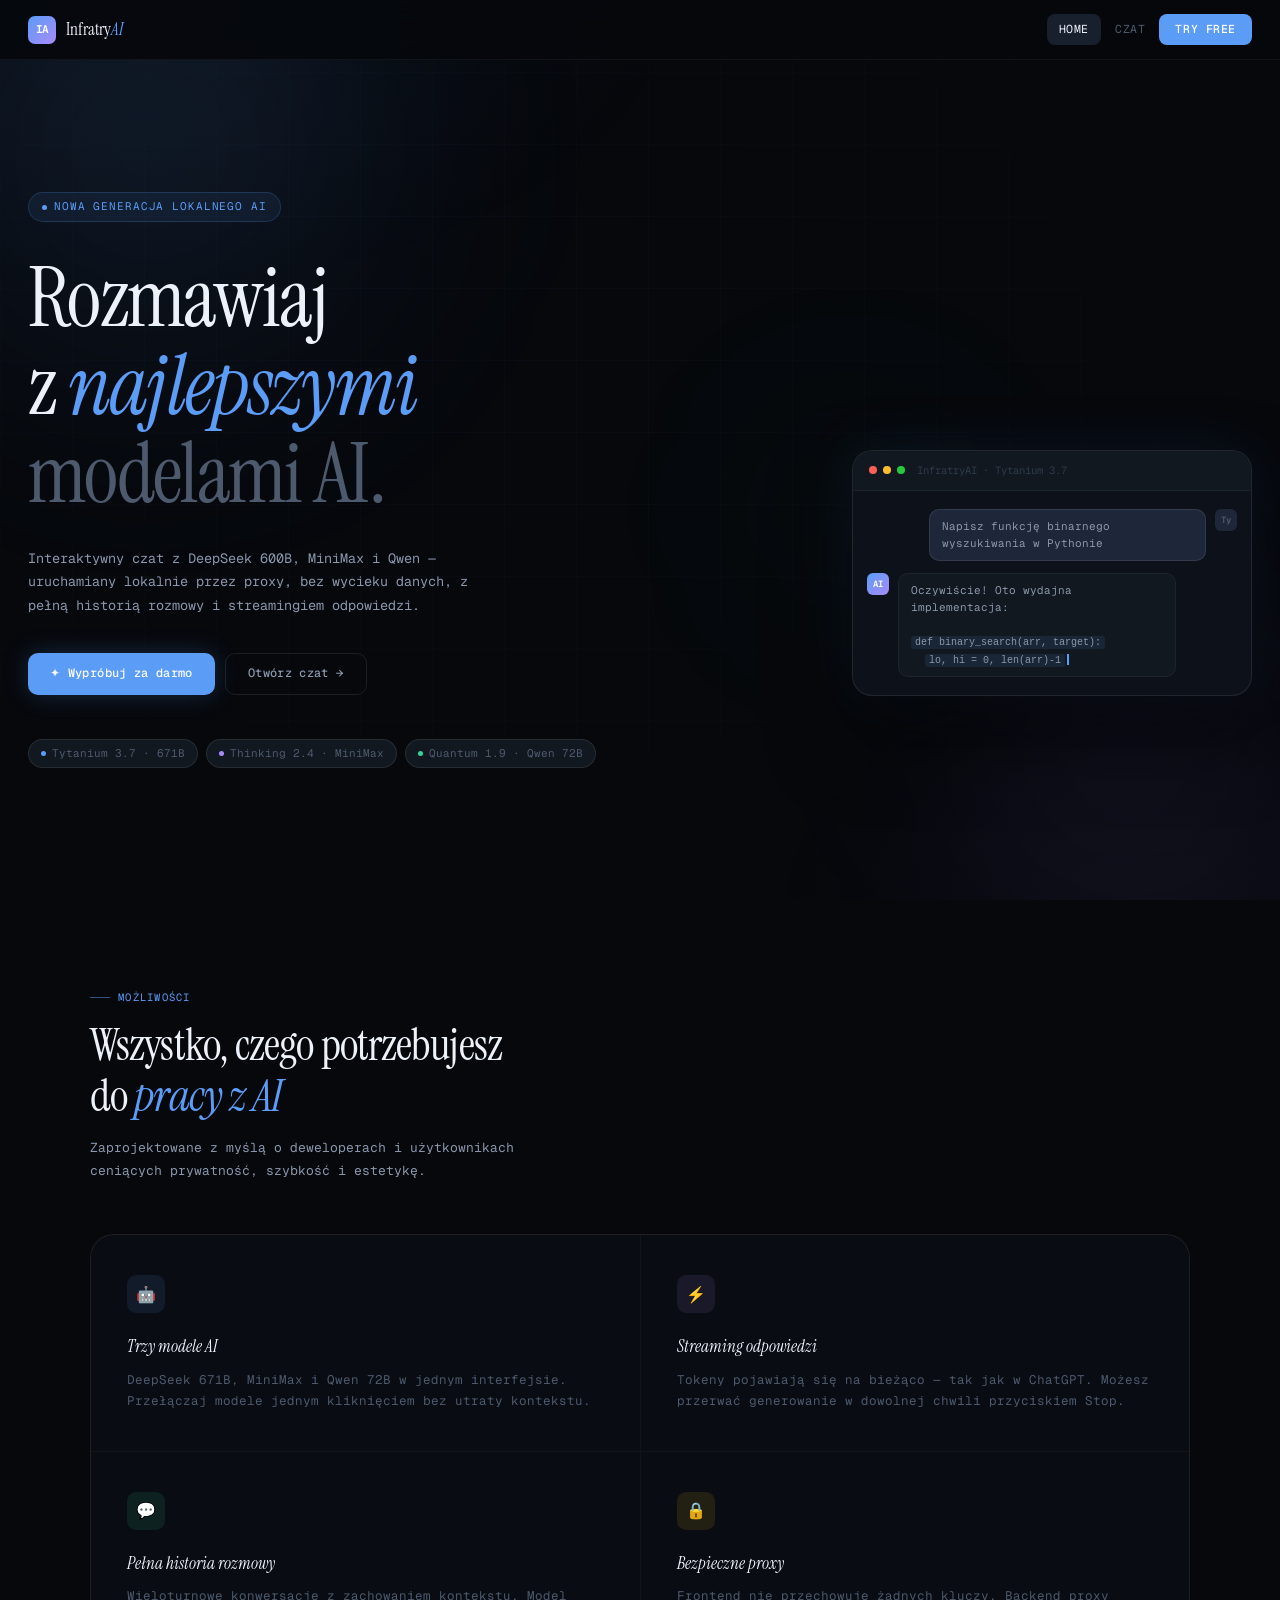
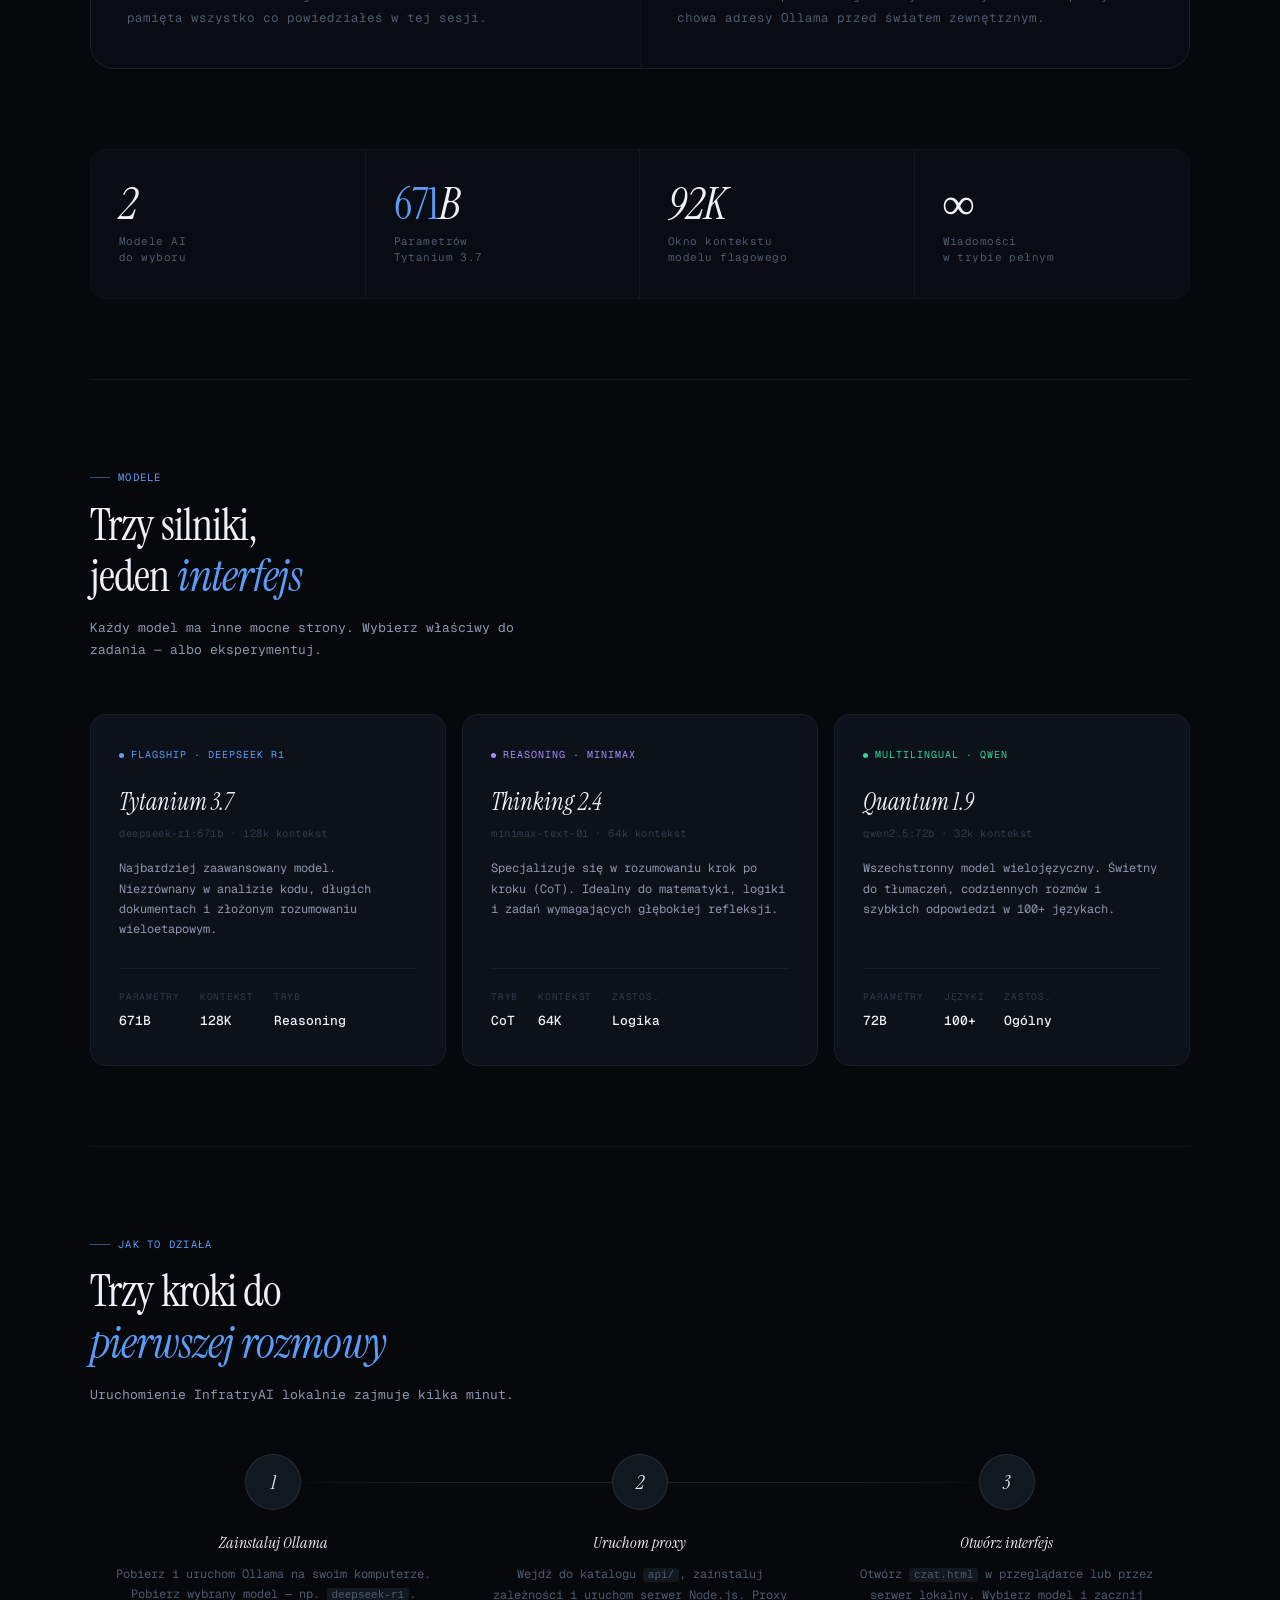
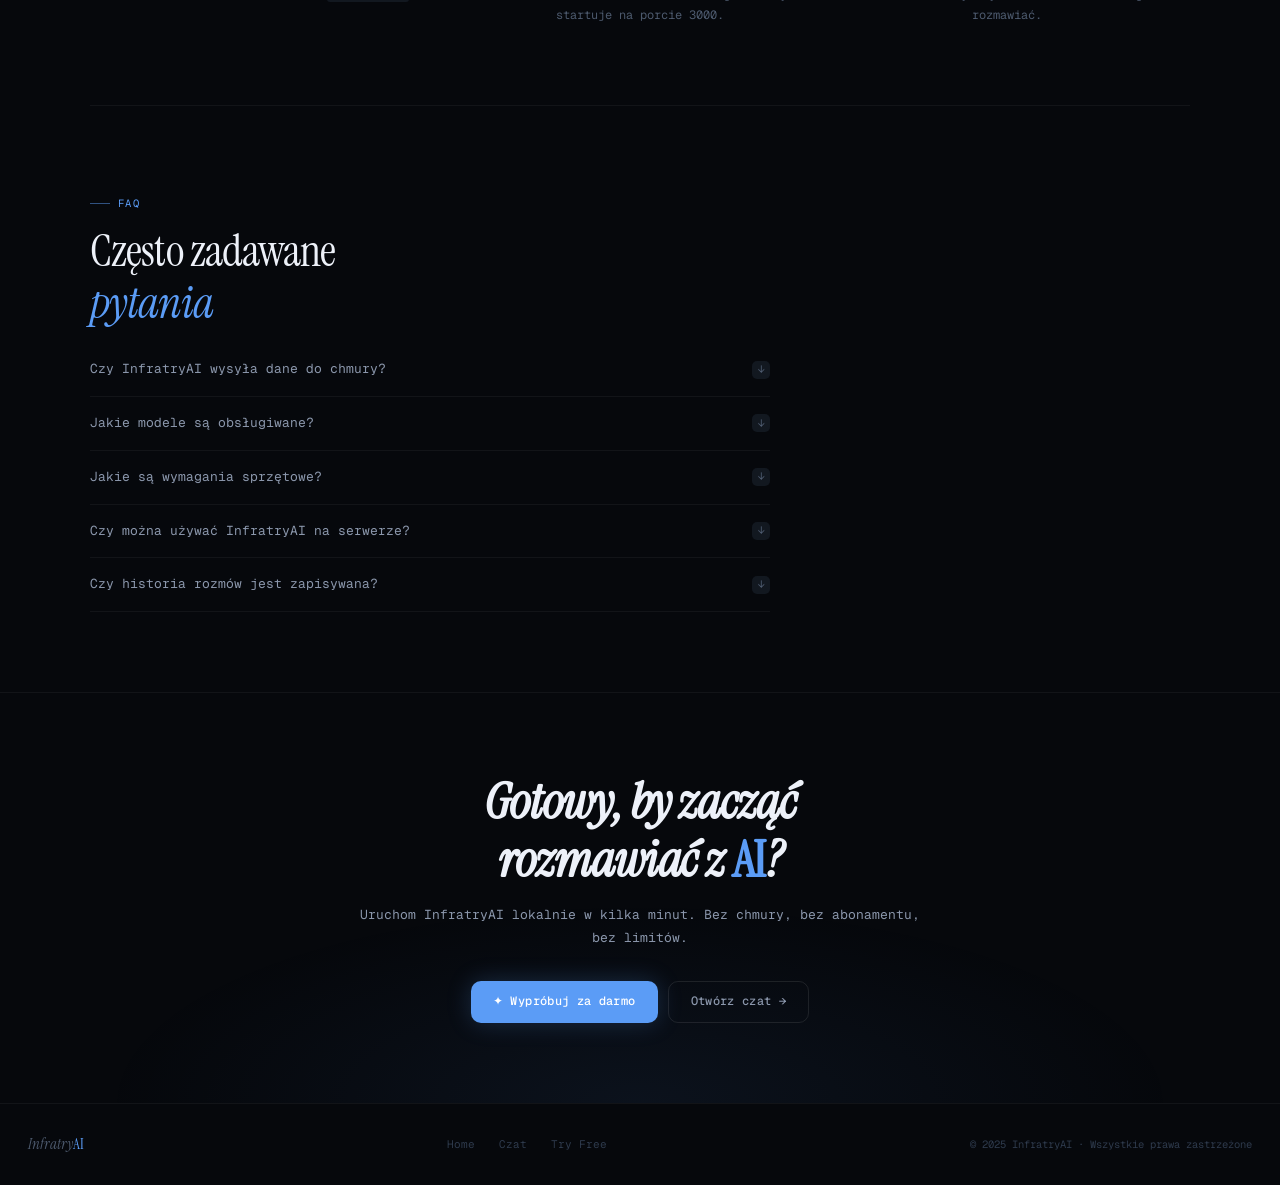
<file: files/index.html>
<!DOCTYPE html>
<html lang="pl">
<head>
<meta charset="UTF-8">
<meta name="viewport" content="width=device-width, initial-scale=1.0">
<title>InfratryAI — Rozmawiaj z najlepszymi modelami AI</title>
<meta name="description" content="Interaktywny czat AI z modelami DeepSeek 600B, MiniMax i Qwen.">
<link rel="preconnect" href="https://fonts.googleapis.com">
<link rel="preconnect" href="https://fonts.gstatic.com" crossorigin>
<link href="https://fonts.googleapis.com/css2?family=Instrument+Serif:ital@0;1&family=Geist+Mono:wght@300;400;500;600&display=swap" rel="stylesheet">
<style>
:root{
  --s0:#06080c;--s1:#090c12;--s2:#0d1119;--s3:#121820;--s4:#181f2d;--s5:#1e2739;--s6:#263147;
  --b1:rgba(255,255,255,0.05);--b2:rgba(255,255,255,0.09);--b3:rgba(255,255,255,0.14);
  --t1:#edf1f9;--t2:#8b97ac;--t3:#4d5a6e;--t4:#2e3a4c;
  --blue:#5b9cf6;--purple:#a78bfa;--teal:#34d399;--amber:#fbbf24;
  --serif:'Instrument Serif',Georgia,serif;
  --mono:'Geist Mono','SF Mono',Menlo,monospace;
  --nav-h:60px;--max:1100px;--r:10px;--r-lg:16px;--r-xl:24px;
}
*,*::before,*::after{box-sizing:border-box;margin:0;padding:0}
html{scroll-behavior:smooth}
body{font-family:var(--mono);background:var(--s0);color:var(--t1);line-height:1.6;overflow-x:hidden;-webkit-font-smoothing:antialiased}
body::before{content:'';position:fixed;inset:0;background:radial-gradient(ellipse 80% 60% at 10% 0%,rgba(91,156,246,.05) 0%,transparent 55%),radial-gradient(ellipse 60% 50% at 90% 100%,rgba(167,139,250,.04) 0%,transparent 50%);pointer-events:none;z-index:0}

/* NAV */
.nav{position:fixed;top:0;left:0;right:0;height:var(--nav-h);z-index:900;display:flex;align-items:center;justify-content:space-between;padding:0 28px;background:rgba(6,8,12,.92);backdrop-filter:blur(28px);border-bottom:1px solid var(--b1)}
.nav-brand{display:flex;align-items:center;gap:10px;text-decoration:none}
.nav-mark{width:28px;height:28px;background:linear-gradient(135deg,var(--blue),var(--purple));border-radius:7px;display:flex;align-items:center;justify-content:center;font-size:11px;font-weight:600;color:#fff;letter-spacing:-.5px}
.nav-wordmark{font-family:var(--serif);font-size:17px;color:var(--t1)}
.nav-wordmark em{font-style:italic;color:var(--blue)}
.nav-links{display:flex;align-items:center;gap:2px;list-style:none}
.nav-links a{display:block;padding:6px 12px;color:var(--t3);text-decoration:none;font-size:11.5px;letter-spacing:.05em;text-transform:uppercase;border-radius:8px;transition:all .2s}
.nav-links a:hover,.nav-links a.active{color:var(--t1);background:var(--s4)}
.nav-cta{background:var(--blue)!important;color:#fff!important;font-weight:500!important;padding:6px 16px!important}
.nav-cta:hover{background:#4a8fe8!important;transform:translateY(-1px)}
.hamburger{display:none;flex-direction:column;gap:5px;cursor:pointer;padding:6px;border-radius:6px}
.hamburger span{display:block;width:20px;height:1.5px;background:var(--t2);border-radius:2px;transition:all .25s}

/* HERO */
.hero{position:relative;min-height:100vh;display:flex;align-items:center;padding:calc(var(--nav-h) + 80px) 28px 80px;overflow:hidden;z-index:1}
.hero::before{content:'';position:absolute;inset:0;background-image:linear-gradient(rgba(91,156,246,.03) 1px,transparent 1px),linear-gradient(90deg,rgba(91,156,246,.03) 1px,transparent 1px);background-size:72px 72px;mask-image:radial-gradient(ellipse 75% 75% at 40% 40%,black 20%,transparent 100%);pointer-events:none}
.orb{position:absolute;border-radius:50%;filter:blur(100px);pointer-events:none}
.orb1{width:700px;height:700px;top:-200px;left:-200px;background:radial-gradient(circle,rgba(91,156,246,.13),transparent 65%);animation:drift 12s ease-in-out infinite}
.orb2{width:500px;height:500px;bottom:-100px;right:-100px;background:radial-gradient(circle,rgba(167,139,250,.09),transparent 65%);animation:drift 15s ease-in-out infinite reverse}
.orb3{width:300px;height:300px;top:40%;left:55%;background:radial-gradient(circle,rgba(52,211,153,.06),transparent 65%);animation:drift 9s ease-in-out infinite 3s}
@keyframes drift{0%,100%{transform:translate(0,0) scale(1)}33%{transform:translate(30px,-20px) scale(1.04)}66%{transform:translate(-20px,15px) scale(.97)}}
.hero-inner{position:relative;z-index:1;max-width:660px}
.pill{display:inline-flex;align-items:center;gap:7px;padding:5px 13px;background:rgba(91,156,246,.08);border:1px solid rgba(91,156,246,.2);border-radius:100px;font-size:11px;color:var(--blue);letter-spacing:.08em;text-transform:uppercase;margin-bottom:32px;animation:fadeup .7s ease both}
.pill-dot{width:5px;height:5px;border-radius:50%;background:var(--blue);animation:blink 2s ease-in-out infinite}
@keyframes blink{0%,100%{opacity:1}50%{opacity:.2}}
.hero-h1{font-family:var(--serif);font-size:clamp(3rem,6.5vw,5.5rem);font-weight:400;line-height:1.06;letter-spacing:-.02em;margin-bottom:28px;animation:fadeup .7s ease .1s both}
.hero-h1 em{font-style:italic;color:var(--blue)}
.hero-h1 .dim{color:var(--t3)}
.hero-desc{font-size:13.5px;color:var(--t2);max-width:440px;margin-bottom:36px;line-height:1.75;animation:fadeup .7s ease .2s both}
.hero-ctas{display:flex;gap:10px;flex-wrap:wrap;margin-bottom:44px;animation:fadeup .7s ease .3s both}
.mchips{display:flex;flex-wrap:wrap;gap:8px;animation:fadeup .7s ease .4s both}
.mchip{display:flex;align-items:center;gap:6px;padding:5px 12px;background:var(--s3);border:1px solid var(--b2);border-radius:100px;font-size:11px;color:var(--t3)}
.mchip-dot{width:5px;height:5px;border-radius:50%;flex-shrink:0}
.md-blue{background:var(--blue)}.md-purple{background:var(--purple)}.md-teal{background:var(--teal)}

/* Hero visual */
.hero-visual{position:absolute;right:28px;top:50%;transform:translateY(-50%);width:400px;animation:fadeup .9s ease .5s both;pointer-events:none}
.mockup{background:var(--s2);border:1px solid var(--b2);border-radius:20px;overflow:hidden;box-shadow:0 40px 80px rgba(0,0,0,.5),0 0 60px rgba(91,156,246,.1)}
.mbar{display:flex;align-items:center;gap:6px;padding:11px 16px;background:var(--s3);border-bottom:1px solid var(--b1)}
.mdot{width:8px;height:8px;border-radius:50%}
.mdot.r{background:#ff5f56}.mdot.y{background:#ffbd2e}.mdot.g{background:#27c93f}
.mtitle{margin-left:6px;font-size:10.5px;color:var(--t4)}
.mbody{padding:18px 14px;display:flex;flex-direction:column;gap:12px}
.mmsg{display:flex;gap:9px}
.mmsg.mu{flex-direction:row-reverse}
.mav{width:22px;height:22px;border-radius:6px;flex-shrink:0;display:flex;align-items:center;justify-content:center;font-size:9px;font-weight:600;color:#fff}
.mav.ai{background:linear-gradient(135deg,var(--blue),var(--purple))}.mav.u{background:var(--s5);color:var(--t3)}
.mb{padding:8px 12px;border-radius:10px;font-size:11px;line-height:1.55;max-width:75%}
.mmsg.ai .mb{background:var(--s3);border:1px solid var(--b1);color:var(--t2)}
.mmsg.mu .mb{background:var(--s5);border:1px solid var(--b2);color:var(--t2)}
.mcur{display:inline-block;width:2px;height:11px;background:var(--blue);vertical-align:middle;margin-left:2px;animation:blink .8s step-end infinite}

/* BUTTONS */
.btn{display:inline-flex;align-items:center;gap:7px;padding:10px 22px;border-radius:var(--r);font-family:var(--mono);font-size:12px;font-weight:500;letter-spacing:.03em;text-decoration:none;cursor:pointer;border:none;transition:all .2s ease;white-space:nowrap}
.btn-p{background:var(--blue);color:#fff;box-shadow:0 0 24px rgba(91,156,246,.22)}
.btn-p:hover{background:#4a8fe8;box-shadow:0 0 40px rgba(91,156,246,.35);transform:translateY(-1px)}
.btn-o{background:transparent;color:var(--t2);border:1px solid var(--b2)}
.btn-o:hover{background:var(--s3);border-color:var(--b3);color:var(--t1);transform:translateY(-1px)}

/* SECTIONS */
.sec{position:relative;z-index:1;padding:80px 28px}
.sec-inner{max-width:var(--max);margin:0 auto}
.eyebrow{display:inline-flex;align-items:center;gap:8px;font-size:10.5px;letter-spacing:.12em;text-transform:uppercase;color:var(--blue);margin-bottom:14px}
.eyebrow::before{content:'';display:block;width:20px;height:1px;background:var(--blue);opacity:.5}
.sec-h2{font-family:var(--serif);font-size:clamp(1.9rem,3.5vw,3rem);font-weight:400;line-height:1.15;letter-spacing:-.02em;margin-bottom:14px}
.sec-h2 em{font-style:italic;color:var(--blue)}
.sec-p{font-size:13px;color:var(--t2);max-width:460px;line-height:1.75;margin-bottom:52px}

/* FEATURES GRID */
.feat-grid{display:grid;grid-template-columns:repeat(2,1fr);gap:1px;background:var(--b1);border:1px solid var(--b1);border-radius:var(--r-xl);overflow:hidden}
.feat-cell{background:var(--s1);padding:40px 36px;transition:background .3s;position:relative;overflow:hidden}
.feat-cell::after{content:'';position:absolute;top:0;left:0;right:0;height:1px;background:linear-gradient(90deg,transparent,var(--b3),transparent);opacity:0;transition:opacity .3s}
.feat-cell:hover{background:var(--s2)}.feat-cell:hover::after{opacity:1}
.feat-icon{width:38px;height:38px;border-radius:9px;display:flex;align-items:center;justify-content:center;font-size:16px;margin-bottom:20px}
.fi-b{background:rgba(91,156,246,.1)}.fi-p{background:rgba(167,139,250,.1)}.fi-t{background:rgba(52,211,153,.1)}.fi-a{background:rgba(251,191,36,.1)}
.feat-h{font-family:var(--serif);font-size:17px;font-style:italic;margin-bottom:8px;color:var(--t1)}
.feat-p{font-size:12.5px;color:var(--t3);line-height:1.7}

/* STATS */
.stats-row{display:grid;grid-template-columns:repeat(4,1fr);border:1px solid var(--b1);border-radius:var(--r-lg);overflow:hidden;margin-bottom:0}
.stat-cell{padding:32px 28px;border-right:1px solid var(--b1);background:var(--s1)}
.stat-cell:last-child{border-right:none}
.stat-n{font-family:var(--serif);font-size:2.8rem;font-style:italic;color:var(--t1);line-height:1;margin-bottom:6px}
.stat-n em{color:var(--blue);font-style:normal}
.stat-l{font-size:11px;color:var(--t3);letter-spacing:.04em;line-height:1.5}

/* MODELS */
.models-strip{display:grid;grid-template-columns:repeat(3,1fr);gap:16px}
.mtile{position:relative;background:var(--s2);border:1px solid var(--b1);border-radius:var(--r-lg);padding:32px 28px;transition:all .3s ease;text-decoration:none;display:flex;flex-direction:column;overflow:hidden;color:var(--t1)}
.mtile::before{content:'';position:absolute;inset:0;border-radius:inherit;opacity:0;transition:opacity .3s}
.mtile.tb::before{background:radial-gradient(ellipse 80% 60% at 50% 0%,rgba(91,156,246,.09),transparent)}
.mtile.tp::before{background:radial-gradient(ellipse 80% 60% at 50% 0%,rgba(167,139,250,.08),transparent)}
.mtile.tt::before{background:radial-gradient(ellipse 80% 60% at 50% 0%,rgba(52,211,153,.07),transparent)}
.mtile:hover{transform:translateY(-4px);box-shadow:0 24px 48px rgba(0,0,0,.4)}
.mtile:hover::before{opacity:1}
.mtile.tb:hover{border-color:rgba(91,156,246,.25)}
.mtile.tp:hover{border-color:rgba(167,139,250,.25)}
.mtile.tt:hover{border-color:rgba(52,211,153,.25)}
.tile-ey{display:flex;align-items:center;gap:7px;font-size:10px;letter-spacing:.1em;text-transform:uppercase;margin-bottom:20px;position:relative}
.tile-ey.tc-b{color:var(--blue)}.tile-ey.tc-p{color:var(--purple)}.tile-ey.tc-t{color:var(--teal)}
.tile-dot{width:5px;height:5px;border-radius:50%;background:currentColor;animation:blink 2.5s ease-in-out infinite}
.tile-name{font-family:var(--serif);font-size:24px;font-style:italic;margin-bottom:4px;color:var(--t1);position:relative}
.tile-alias{font-size:10.5px;color:var(--t4);letter-spacing:.05em;margin-bottom:16px;position:relative}
.tile-desc{font-size:12px;color:var(--t2);line-height:1.7;margin-bottom:28px;flex:1;position:relative}
.tile-specs{display:flex;gap:20px;padding-top:20px;border-top:1px solid var(--b1);position:relative}
.spec-l{font-size:9.5px;color:var(--t4);text-transform:uppercase;letter-spacing:.08em;display:block;margin-bottom:3px}
.spec-v{font-size:13px;color:var(--t1);font-weight:500}

/* HOW IT WORKS */
.steps{display:grid;grid-template-columns:repeat(3,1fr);gap:0;position:relative}
.steps::before{content:'';position:absolute;top:28px;left:calc(100%/6);right:calc(100%/6);height:1px;background:linear-gradient(90deg,transparent,var(--b2) 20%,var(--b2) 80%,transparent);pointer-events:none}
.step{padding:0 24px;text-align:center}
.step-num{width:56px;height:56px;border-radius:50%;background:var(--s3);border:1px solid var(--b2);display:flex;align-items:center;justify-content:center;margin:0 auto 20px;font-family:var(--serif);font-size:20px;font-style:italic;color:var(--t1);position:relative;z-index:1;transition:all .3s}
.step:hover .step-num{background:var(--s4);border-color:rgba(91,156,246,.3);box-shadow:0 0 24px rgba(91,156,246,.15)}
.step-title{font-family:var(--serif);font-size:16px;font-style:italic;margin-bottom:8px;color:var(--t1)}
.step-desc{font-size:12px;color:var(--t3);line-height:1.7}
/* FAQ */
.faq-list{max-width:680px}
.faq-item{border-bottom:1px solid var(--b1)}
.faq-q{display:flex;align-items:center;justify-content:space-between;padding:16px 0;cursor:pointer;color:var(--t2);font-size:13px;transition:color .2s;gap:12px}
.faq-q:hover{color:var(--t1)}
.faq-arrow{width:18px;height:18px;border-radius:5px;background:var(--s3);display:flex;align-items:center;justify-content:center;font-size:11px;flex-shrink:0;transition:all .25s;color:var(--t3)}
.faq-item.open .faq-arrow{background:var(--s4);transform:rotate(180deg);color:var(--blue)}
.faq-a{max-height:0;overflow:hidden;transition:max-height .3s ease,padding .3s ease;font-size:12.5px;color:var(--t3);line-height:1.75}
.faq-item.open .faq-a{max-height:200px;padding-bottom:16px}
/* CTA BAND */
.cta-band{position:relative;z-index:1;padding:80px 28px;text-align:center;border-top:1px solid var(--b1);overflow:hidden}
.cta-band::before{content:'';position:absolute;inset:0;background:radial-gradient(ellipse 60% 70% at 50% 100%,rgba(91,156,246,.07),transparent 70%);pointer-events:none}
.cta-inner{position:relative;max-width:560px;margin:0 auto}
.cta-h{font-family:var(--serif);font-size:clamp(2rem,4vw,3.2rem);font-style:italic;line-height:1.12;letter-spacing:-.02em;margin-bottom:16px}
.cta-h em{color:var(--blue);font-style:normal}
.cta-p{font-size:13px;color:var(--t2);line-height:1.75;margin-bottom:32px}
.cta-btns{display:flex;gap:10px;justify-content:center;flex-wrap:wrap}

/* FOOTER */
footer{position:relative;z-index:1;border-top:1px solid var(--b1);padding:28px;display:flex;align-items:center;justify-content:space-between;flex-wrap:wrap;gap:12px}
.f-brand{font-family:var(--serif);font-size:15px;font-style:italic;color:var(--t3)}
.f-brand em{color:var(--blue);font-style:normal}
.f-nav{display:flex;gap:4px;list-style:none}
.f-nav a{display:block;padding:4px 10px;font-size:11px;color:var(--t4);text-decoration:none;border-radius:6px;transition:color .2s}
.f-nav a:hover{color:var(--t2)}
.f-copy{font-size:10.5px;color:var(--t4)}
.sec-divider{height:1px;background:var(--b1);max-width:var(--max);margin:0 auto}

/* ANIMATIONS */
@keyframes fadeup{from{opacity:0;transform:translateY(18px)}to{opacity:1;transform:translateY(0)}}
.reveal{opacity:0;transform:translateY(16px);transition:opacity .6s ease,transform .6s ease}
.reveal.in{opacity:1;transform:translateY(0)}

/* RESPONSIVE */
@media(max-width:960px){.hero-visual{display:none}}
@media(max-width:900px){
  .models-strip{grid-template-columns:1fr}
  .stats-row{grid-template-columns:repeat(2,1fr)}
  .stat-cell:nth-child(2){border-right:none}
  .stat-cell:nth-child(3){border-top:1px solid var(--b1)}
  .stat-cell:nth-child(4){border-top:1px solid var(--b1);border-right:none}
  .feat-grid{grid-template-columns:1fr}
}
@media(max-width:720px){
  .hamburger{display:flex}
  .nav-links{position:fixed;top:var(--nav-h);left:0;right:0;background:rgba(9,12,18,.97);backdrop-filter:blur(20px);border-bottom:1px solid var(--b1);flex-direction:column;padding:12px;gap:2px;display:none;z-index:800}
  .nav-links.open{display:flex}
  .nav-links a{width:100%;padding:10px 14px;font-size:12px}
  .sec{padding:56px 20px}
  .hero{padding-left:20px;padding-right:20px}
}
@media(max-width:480px){
  .hero-ctas{flex-direction:column}
  .btn{width:100%;justify-content:center}
  .cta-btns{flex-direction:column;align-items:center}
  .stats-row{grid-template-columns:1fr}
  .stat-cell{border-right:none!important;border-top:1px solid var(--b1)}
  .stat-cell:first-child{border-top:none}
}
</style>
</head>
<body>

<!-- NAV -->
<nav class="nav">
  <a href="index.html" class="nav-brand">
    <div class="nav-mark">IA</div>
    <span class="nav-wordmark">Infratry<em>AI</em></span>
  </a>
  <ul class="nav-links" id="nav-links">
    <li><a href="index.html" class="active">Home</a></li>
    <li><a href="czat.html">Czat</a></li>
    <li><a href="try-free.html" class="nav-cta">Try Free</a></li>
  </ul>
  <div class="hamburger" id="hamburger"><span></span><span></span><span></span></div>
</nav>

<!-- HERO -->
<section class="hero">
  <div class="orb orb1"></div>
  <div class="orb orb2"></div>
  <div class="orb orb3"></div>

  <div class="hero-inner">
    <div class="pill"><span class="pill-dot"></span>Nowa generacja lokalnego AI</div>
    <h1 class="hero-h1">
      Rozmawiaj<br>z <em>najlepszymi</em><br><span class="dim">modelami AI.</span>
    </h1>
    <p class="hero-desc">Interaktywny czat z DeepSeek 600B, MiniMax i Qwen — uruchamiany lokalnie przez proxy, bez wycieku danych, z pełną historią rozmowy i streamingiem odpowiedzi.</p>
    <div class="hero-ctas">
      <a href="try-free.html" class="btn btn-p">✦ Wypróbuj za darmo</a>
      <a href="czat.html"     class="btn btn-o">Otwórz czat →</a>
    </div>
    <div class="mchips">
      <div class="mchip"><span class="mchip-dot md-blue"></span>Tytanium 3.7 · 671B</div>
      <div class="mchip"><span class="mchip-dot md-purple"></span>Thinking 2.4 · MiniMax</div>
      <div class="mchip"><span class="mchip-dot md-teal"></span>Quantum 1.9 · Qwen 72B</div>
    </div>
  </div>

  <!-- Floating mockup -->
  <div class="hero-visual">
    <div class="mockup">
      <div class="mbar">
        <div class="mdot r"></div><div class="mdot y"></div><div class="mdot g"></div>
        <span class="mtitle">InfratryAI · Tytanium 3.7</span>
      </div>
      <div class="mbody">
        <div class="mmsg mu">
          <div class="mav u">Ty</div>
          <div class="mb">Napisz funkcję binarnego wyszukiwania w Pythonie</div>
        </div>
        <div class="mmsg ai">
          <div class="mav ai">AI</div>
          <div class="mb">Oczywiście! Oto wydajna implementacja:<br><br>
            <code style="background:rgba(91,156,246,.1);padding:1px 4px;border-radius:3px;font-size:10px">def binary_search(arr, target):</code><br>
            &nbsp;&nbsp;<code style="background:rgba(91,156,246,.1);padding:1px 4px;border-radius:3px;font-size:10px">lo, hi = 0, len(arr)-1</code><span class="mcur"></span>
          </div>
        </div>
      </div>
    </div>
  </div>
</section>

<!-- FEATURES -->
<section class="sec">
  <div class="sec-inner">
    <div class="eyebrow reveal">Możliwości</div>
    <h2 class="sec-h2 reveal" style="transition-delay:.05s">Wszystko, czego potrzebujesz<br>do <em>pracy z AI</em></h2>
    <p class="sec-p reveal" style="transition-delay:.1s">Zaprojektowane z myślą o deweloperach i użytkownikach ceniących prywatność, szybkość i estetykę.</p>
    <div class="feat-grid">
      <div class="feat-cell reveal" style="transition-delay:.1s">
        <div class="feat-icon fi-b">🤖</div>
        <div class="feat-h">Trzy modele AI</div>
        <p class="feat-p">DeepSeek 671B, MiniMax i Qwen 72B w jednym interfejsie. Przełączaj modele jednym kliknięciem bez utraty kontekstu.</p>
      </div>
      <div class="feat-cell reveal" style="transition-delay:.15s">
        <div class="feat-icon fi-p">⚡</div>
        <div class="feat-h">Streaming odpowiedzi</div>
        <p class="feat-p">Tokeny pojawiają się na bieżąco — tak jak w ChatGPT. Możesz przerwać generowanie w dowolnej chwili przyciskiem Stop.</p>
      </div>
      <div class="feat-cell reveal" style="transition-delay:.2s">
        <div class="feat-icon fi-t">💬</div>
        <div class="feat-h">Pełna historia rozmowy</div>
        <p class="feat-p">Wieloturnowe konwersacje z zachowaniem kontekstu. Model pamięta wszystko co powiedziałeś w tej sesji.</p>
      </div>
      <div class="feat-cell reveal" style="transition-delay:.25s">
        <div class="feat-icon fi-a">🔒</div>
        <div class="feat-h">Bezpieczne proxy</div>
        <p class="feat-p">Frontend nie przechowuje żadnych kluczy. Backend proxy chowa adresy Ollama przed światem zewnętrznym.</p>
      </div>
    </div>
  </div>
</section>

<!-- STATS -->
<section class="sec" style="padding-top:0;padding-bottom:80px">
  <div class="sec-inner">
    <div class="stats-row reveal">
      <div class="stat-cell">
        <div class="stat-n">3</div>
        <div class="stat-l">Modele AI<br>do wyboru</div>
      </div>
      <div class="stat-cell">
        <div class="stat-n"><em>671</em>B</div>
        <div class="stat-l">Parametrów<br>Tytanium 3.7</div>
      </div>
      <div class="stat-cell">
        <div class="stat-n">128K</div>
        <div class="stat-l">Okno kontekstu<br>modelu flagowego</div>
      </div>
      <div class="stat-cell">
        <div class="stat-n">∞</div>
        <div class="stat-l">Wiadomości<br>w trybie pełnym</div>
      </div>
    </div>
  </div>
</section>

<!-- MODELS -->
<section class="sec" style="padding-top:0">
  <div class="sec-inner">
    <div class="sec-divider" style="margin-bottom:80px"></div>
    <div class="eyebrow reveal">Modele</div>
    <h2 class="sec-h2 reveal" style="transition-delay:.05s">Trzy silniki,<br>jeden <em>interfejs</em></h2>
    <p class="sec-p reveal" style="transition-delay:.1s">Każdy model ma inne mocne strony. Wybierz właściwy do zadania — albo eksperymentuj.</p>

    <div class="models-strip">
      <a href="czat.html?model=tytanium-3.7" class="mtile tb reveal" style="transition-delay:.1s">
        <div class="tile-ey tc-b"><span class="tile-dot"></span>Flagship · DeepSeek R1</div>
        <div class="tile-name">Tytanium 3.7</div>
        <div class="tile-alias">deepseek-r1:671b · 128k kontekst</div>
        <p class="tile-desc">Najbardziej zaawansowany model. Niezrównany w analizie kodu, długich dokumentach i złożonym rozumowaniu wieloetapowym.</p>
        <div class="tile-specs">
          <div><span class="spec-l">Parametry</span><span class="spec-v">671B</span></div>
          <div><span class="spec-l">Kontekst</span><span class="spec-v">128K</span></div>
          <div><span class="spec-l">Tryb</span><span class="spec-v">Reasoning</span></div>
        </div>
      </a>

      <a href="czat.html?model=thinking-2.4" class="mtile tp reveal" style="transition-delay:.15s">
        <div class="tile-ey tc-p"><span class="tile-dot"></span>Reasoning · MiniMax</div>
        <div class="tile-name">Thinking 2.4</div>
        <div class="tile-alias">minimax-text-01 · 64k kontekst</div>
        <p class="tile-desc">Specjalizuje się w rozumowaniu krok po kroku (CoT). Idealny do matematyki, logiki i zadań wymagających głębokiej refleksji.</p>
        <div class="tile-specs">
          <div><span class="spec-l">Tryb</span><span class="spec-v">CoT</span></div>
          <div><span class="spec-l">Kontekst</span><span class="spec-v">64K</span></div>
          <div><span class="spec-l">Zastos.</span><span class="spec-v">Logika</span></div>
        </div>
      </a>

      <a href="czat.html?model=quantum-1.9" class="mtile tt reveal" style="transition-delay:.2s">
        <div class="tile-ey tc-t"><span class="tile-dot"></span>Multilingual · Qwen</div>
        <div class="tile-name">Quantum 1.9</div>
        <div class="tile-alias">qwen2.5:72b · 32k kontekst</div>
        <p class="tile-desc">Wszechstronny model wielojęzyczny. Świetny do tłumaczeń, codziennych rozmów i szybkich odpowiedzi w 100+ językach.</p>
        <div class="tile-specs">
          <div><span class="spec-l">Parametry</span><span class="spec-v">72B</span></div>
          <div><span class="spec-l">Języki</span><span class="spec-v">100+</span></div>
          <div><span class="spec-l">Zastos.</span><span class="spec-v">Ogólny</span></div>
        </div>
      </a>
    </div>
  </div>
</section>

<!-- HOW IT WORKS -->
<section class="sec" style="padding-top:0">
  <div class="sec-inner">
    <div class="sec-divider" style="margin-bottom:80px"></div>
    <div class="eyebrow reveal">Jak to działa</div>
    <h2 class="sec-h2 reveal" style="transition-delay:.05s">Trzy kroki do<br><em>pierwszej rozmowy</em></h2>
    <p class="sec-p reveal" style="transition-delay:.1s;margin-bottom:48px">Uruchomienie InfratryAI lokalnie zajmuje kilka minut.</p>
    <div class="steps">
      <div class="step reveal" style="transition-delay:.1s">
        <div class="step-num">1</div>
        <div class="step-title">Zainstaluj Ollama</div>
        <p class="step-desc">Pobierz i uruchom Ollama na swoim komputerze. Pobierz wybrany model — np. <code style="background:var(--s3);padding:1px 5px;border-radius:3px;font-size:11px">deepseek-r1</code>.</p>
      </div>
      <div class="step reveal" style="transition-delay:.15s">
        <div class="step-num">2</div>
        <div class="step-title">Uruchom proxy</div>
        <p class="step-desc">Wejdź do katalogu <code style="background:var(--s3);padding:1px 5px;border-radius:3px;font-size:11px">api/</code>, zainstaluj zależności i uruchom serwer Node.js. Proxy startuje na porcie 3000.</p>
      </div>
      <div class="step reveal" style="transition-delay:.2s">
        <div class="step-num">3</div>
        <div class="step-title">Otwórz interfejs</div>
        <p class="step-desc">Otwórz <code style="background:var(--s3);padding:1px 5px;border-radius:3px;font-size:11px">czat.html</code> w przeglądarce lub przez serwer lokalny. Wybierz model i zacznij rozmawiać.</p>
      </div>
    </div>
  </div>
</section>

<!-- FAQ -->
<section class="sec" style="padding-top:0">
  <div class="sec-inner">
    <div class="sec-divider" style="margin-bottom:80px"></div>
    <div class="eyebrow reveal">FAQ</div>
    <h2 class="sec-h2 reveal" style="transition-delay:.05s">Często zadawane<br><em>pytania</em></h2>
    <div class="faq-list reveal" style="transition-delay:.1s">
      <div class="faq-item"><div class="faq-q" onclick="toggleFaq(this)"><span>Czy InfratryAI wysyła dane do chmury?</span><span class="faq-arrow">↓</span></div><div class="faq-a">Nie. Wszystkie rozmowy są przetwarzane lokalnie przez Ollama. Frontend komunikuje się wyłącznie z Twoim lokalnym serwerem proxy — żadne dane nie opuszczają Twojego komputera.</div></div>
      <div class="faq-item"><div class="faq-q" onclick="toggleFaq(this)"><span>Jakie modele są obsługiwane?</span><span class="faq-arrow">↓</span></div><div class="faq-a">InfratryAI obsługuje trzy modele: Tytanium 3.7 (DeepSeek R1 671B), Thinking 2.4 (MiniMax Text-01) i Quantum 1.9 (Qwen 2.5 72B). Możesz dodać własne modele Ollama edytując plik <code style="background:var(--s3);padding:1px 5px;border-radius:3px;font-size:11px">api/server.js</code>.</div></div>
      <div class="faq-item"><div class="faq-q" onclick="toggleFaq(this)"><span>Jakie są wymagania sprzętowe?</span><span class="faq-arrow">↓</span></div><div class="faq-a">Zależy od modelu. Dla Quantum 1.9 (72B) potrzebujesz min. 48GB RAM lub mocnej karty GPU. Dla mniejszych modeli wystarczy 16GB RAM. Frontend działa na każdej przeglądarce bez specjalnych wymagań.</div></div>
      <div class="faq-item"><div class="faq-q" onclick="toggleFaq(this)"><span>Czy można używać InfratryAI na serwerze?</span><span class="faq-arrow">↓</span></div><div class="faq-a">Tak. Serwer proxy można wdrożyć na Render.com, Railway lub VPS. Ustaw zmienną <code style="background:var(--s3);padding:1px 5px;border-radius:3px;font-size:11px">OLLAMA_URL</code> na adres Twojego serwera Ollama. Frontend możesz hostować na Cloudflare Pages lub Netlify.</div></div>
      <div class="faq-item"><div class="faq-q" onclick="toggleFaq(this)"><span>Czy historia rozmów jest zapisywana?</span><span class="faq-arrow">↓</span></div><div class="faq-a">Tak, rozmowy są zapisywane lokalnie w przeglądarce (localStorage). Historia jest dostępna w sidebarze czatu. Możesz eksportować rozmowy do formatu Markdown, TXT, JSON lub HTML.</div></div>
    </div>
  </div>
</section>

<!-- CTA BAND -->
<section class="cta-band">
  <div class="cta-inner">
    <h2 class="cta-h">Gotowy, by zacząć<br>rozmawiać z <em>AI</em>?</h2>
    <p class="cta-p">Uruchom InfratryAI lokalnie w kilka minut. Bez chmury, bez abonamentu, bez limitów.</p>
    <div class="cta-btns">
      <a href="try-free.html" class="btn btn-p">✦ Wypróbuj za darmo</a>
      <a href="czat.html"     class="btn btn-o">Otwórz czat →</a>
    </div>
  </div>
</section>

<!-- FOOTER -->
<footer>
  <div class="f-brand">Infratry<em>AI</em></div>
  <ul class="f-nav">
    <li><a href="index.html">Home</a></li>
    <li><a href="czat.html">Czat</a></li>
    <li><a href="try-free.html">Try Free</a></li>
  </ul>
  <div class="f-copy">© 2025 InfratryAI · Wszystkie prawa zastrzeżone</div>
</footer>

<script>
// Hamburger
const ham = document.getElementById('hamburger');
const nav = document.getElementById('nav-links');
if(ham && nav){
  ham.addEventListener('click', e => { e.stopPropagation(); nav.classList.toggle('open'); });
  document.addEventListener('click', e => { if(!ham.contains(e.target) && !nav.contains(e.target)) nav.classList.remove('open'); });
}
// Scroll reveal
const io = new IntersectionObserver(entries => {
  entries.forEach(e => { if(e.isIntersecting){ e.target.classList.add('in'); io.unobserve(e.target); } });
}, { threshold: 0.07 });
document.querySelectorAll('.reveal').forEach(el => io.observe(el));

// FAQ toggle
function toggleFaq(btn){
  const item = btn.closest('.faq-item');
  const wasOpen = item.classList.contains('open');
  document.querySelectorAll('.faq-item').forEach(i => i.classList.remove('open'));
  if(!wasOpen) item.classList.add('open');
}

// Animated stats counter
function animateCounter(el, target, suffix=''){
  const duration = 1800;
  const start = performance.now();
  const isNum = typeof target === 'number';
  function tick(now){
    const p = Math.min((now-start)/duration, 1);
    const ease = 1 - Math.pow(1-p, 3);
    if(isNum) el.innerHTML = Math.round(target*ease) + suffix;
    if(p < 1) requestAnimationFrame(tick);
  }
  requestAnimationFrame(tick);
}

const statsObs = new IntersectionObserver(entries => {
  entries.forEach(e => {
    if(e.isIntersecting){
      const statNs = e.target.querySelectorAll('.stat-n');
      statNs.forEach(s => {
        const txt = s.textContent.trim();
        if(txt === '3') animateCounter(s, 3);
        if(txt.includes('671')) s.innerHTML = '<em>671</em>B';
        if(txt === '128K') { s.innerHTML='0K'; setTimeout(()=>animateCounter(s,128,'K'),100); }
        if(txt === '∞') s.textContent='∞';
      });
      statsObs.unobserve(e.target);
    }
  });
}, { threshold: 0.3 });
document.querySelectorAll('.stats-row').forEach(el => statsObs.observe(el));
</script>
</body>
</html>
</file>
